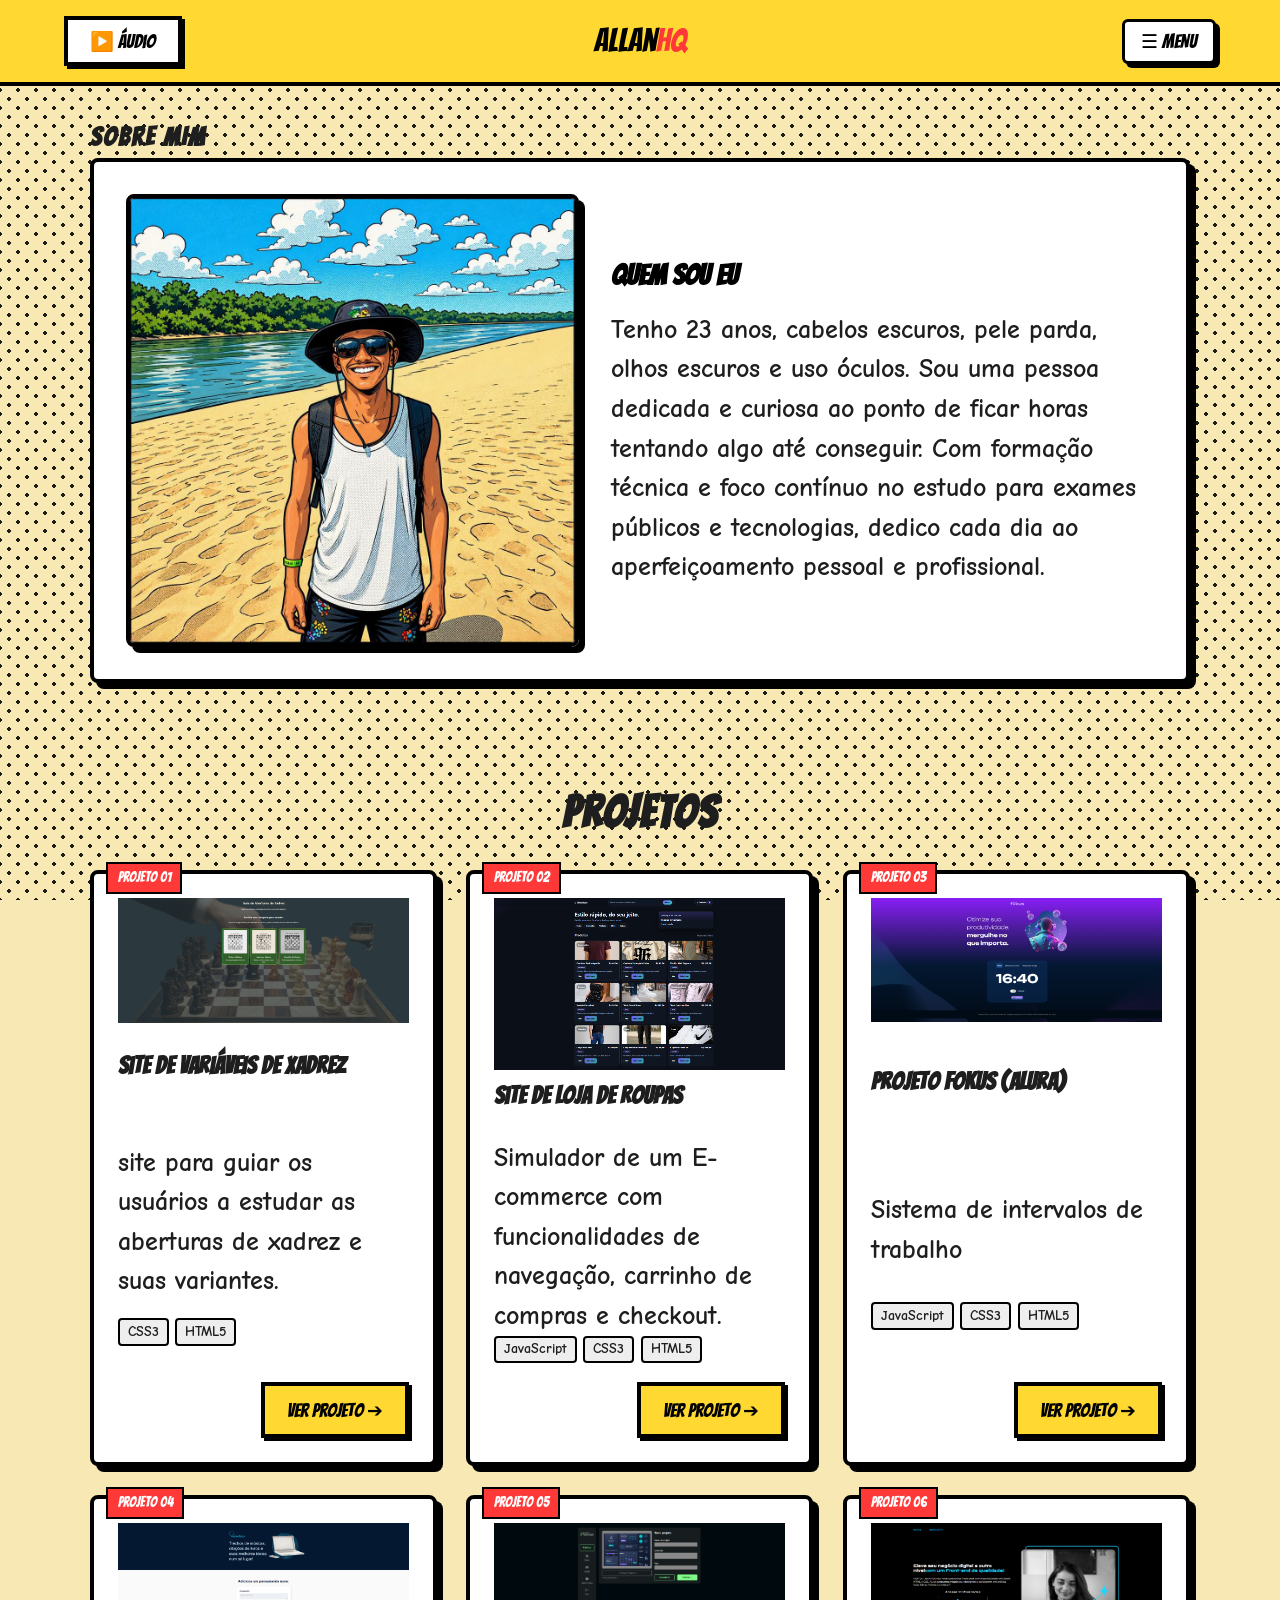
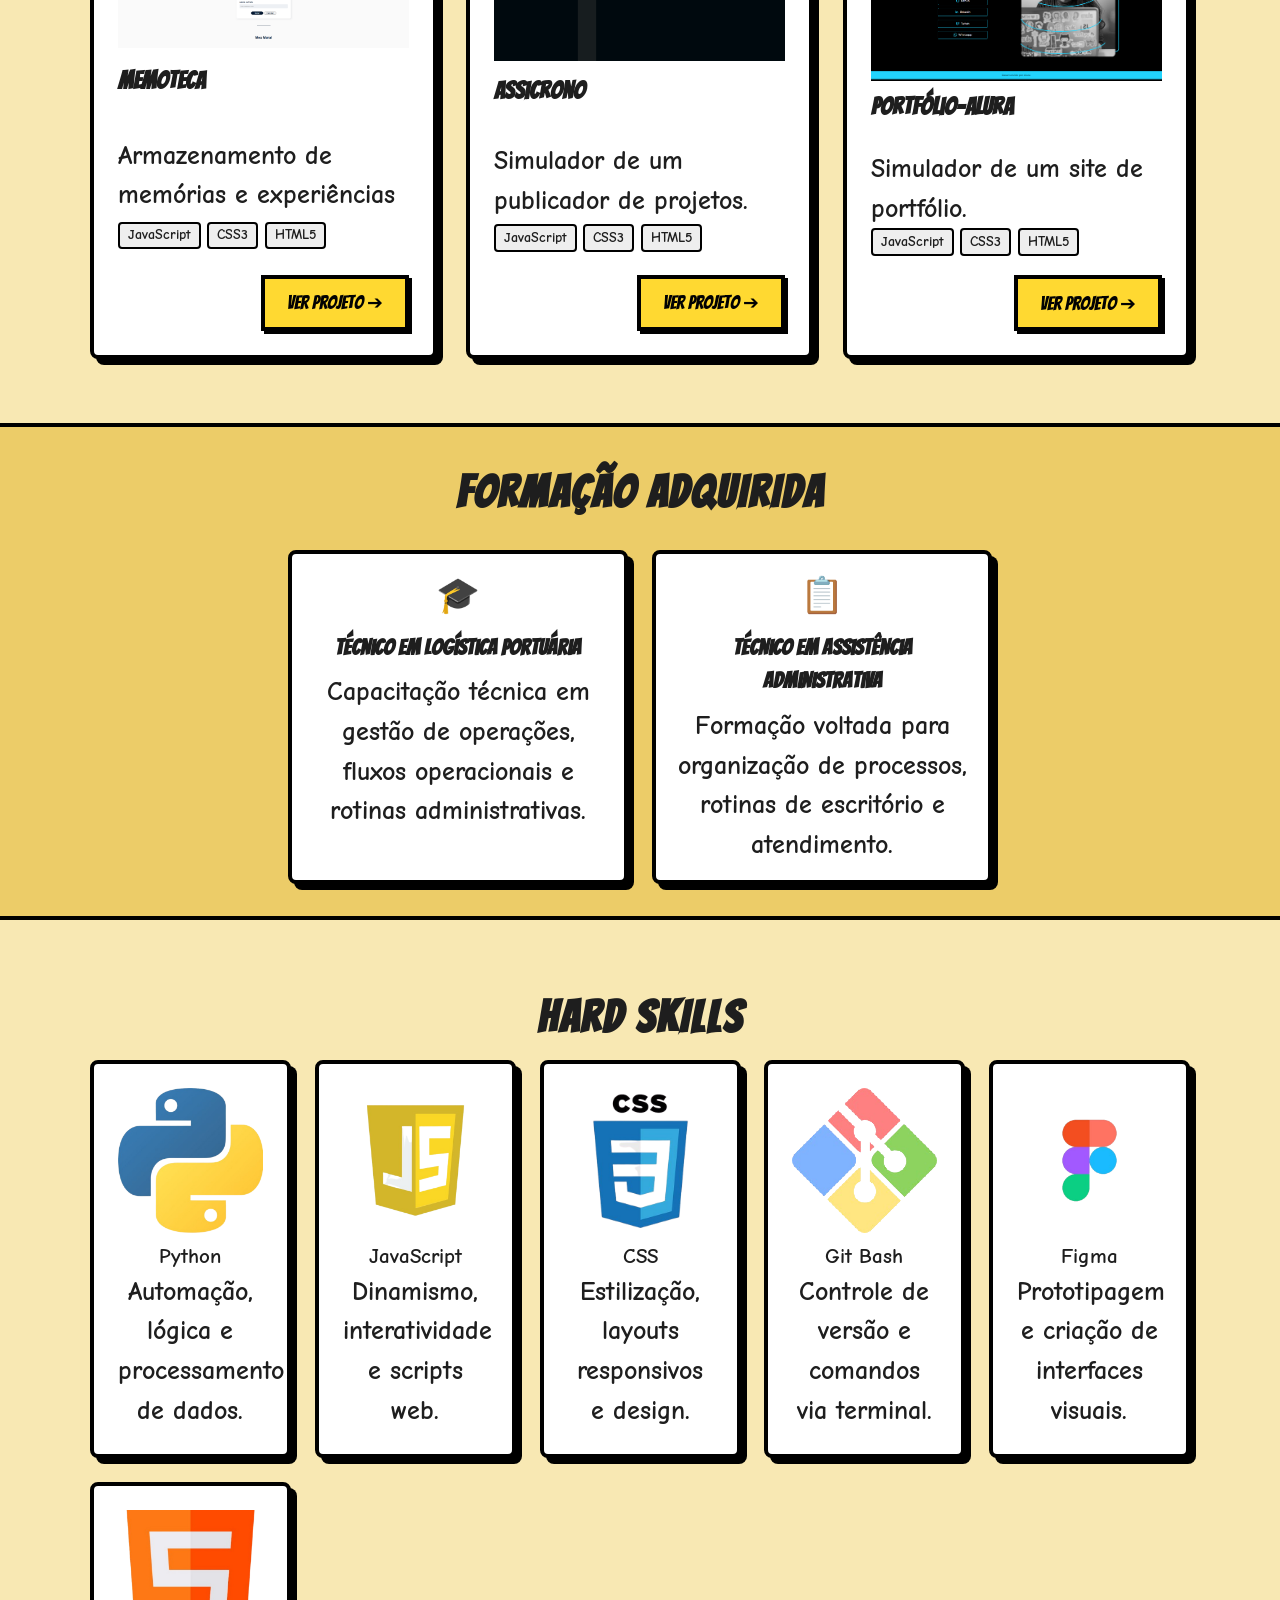
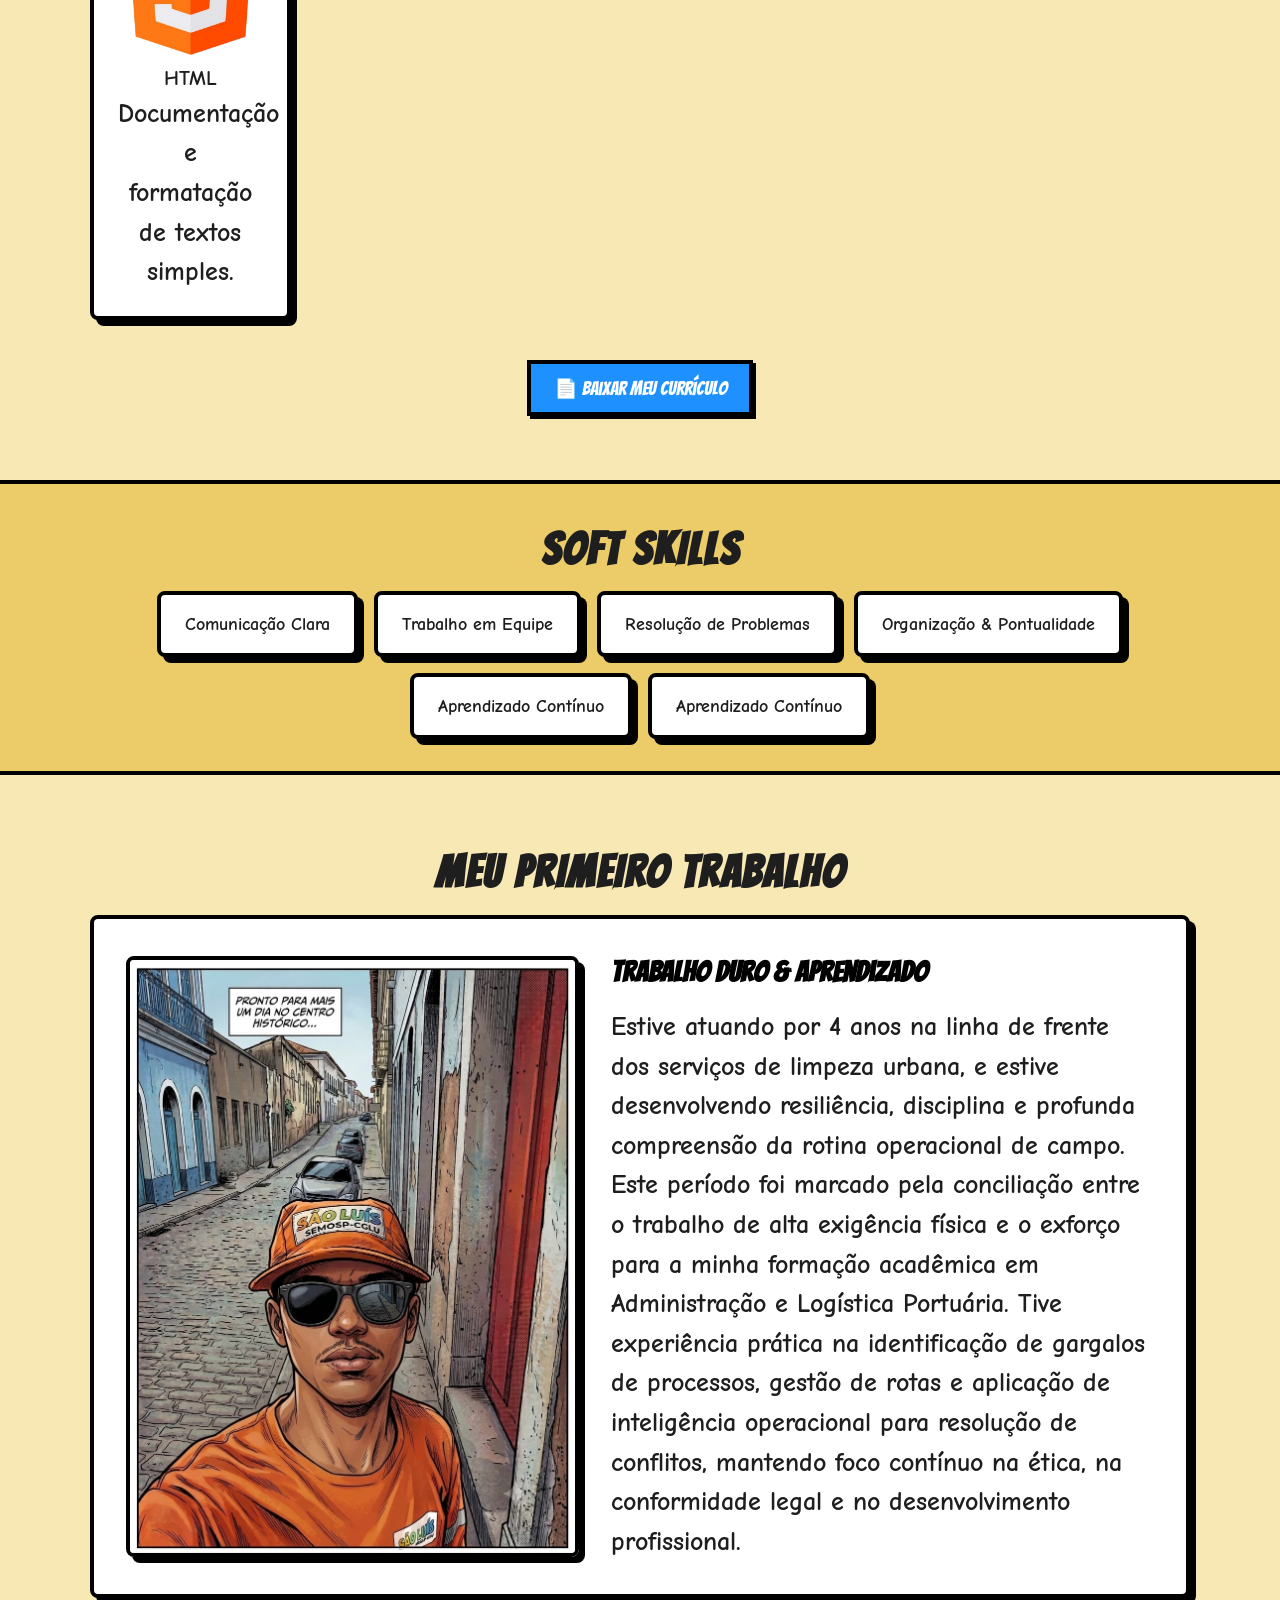
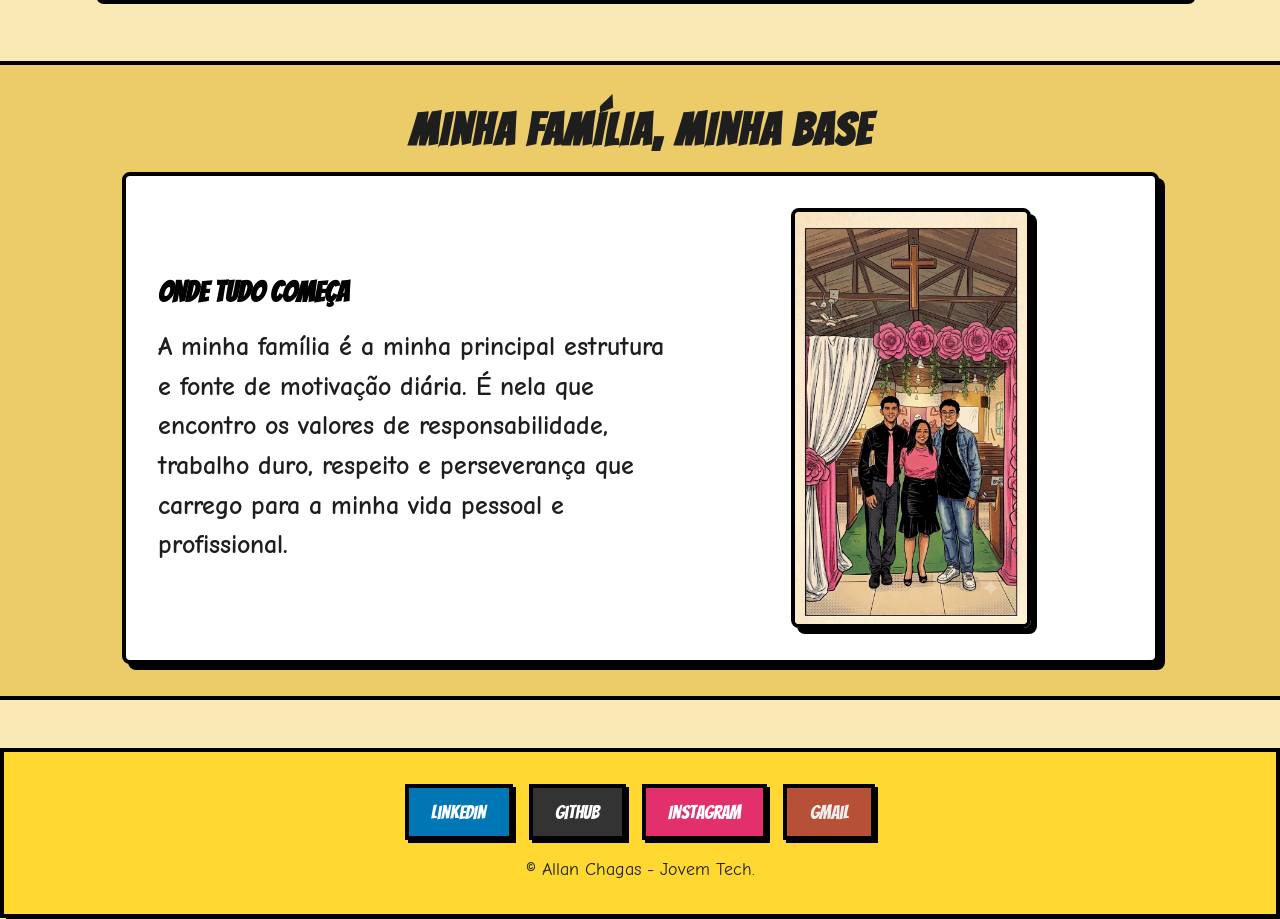
<file: sobre.html>
<!DOCTYPE html>
<html lang="pt-BR">
<head>
  <meta charset="UTF-8" />
  <meta name="viewport" content="width=device-width, initial-scale=1.0" />
  <title>Sobre Mim | HQ Allan Chagas</title>
  <link rel="stylesheet" href="./Style.css" />
  <link rel="preconnect" href="https://fonts.googleapis.com">
  <link rel="preconnect" href="https://fonts.gstatic.com" crossorigin>
  <link href="https://fonts.googleapis.com/css2?family=Bangers&family=Comic+Neue:wght@400;700&display=swap" rel="stylesheet">
  <link rel="icon" type="image/png" href="./Assets/Share Post free icons designed by Magnific.ico">
</head>
<body>

  <!-- Navegação -->
  <!-- Substitua o trecho do <header> em ambos os arquivos por este: -->
<header class="navbar">
  <div class="header-left">
    <button id="btn-music" class="btn-comic btn-music" onclick="toggleMusica()">▶️ Áudio</button>
    <audio id="musica-fundo" loop preload="auto">
      <source src="./sons/musicafundo.mp3" type="audio/mpeg">
    </audio>
  </div>

  <div class="logo">
      <a href="index.html">allan<span>hq</span></a>
  </div>

  <div class="header-right">

    <div class="menu-container">
      <button class="btn-comic menu-toggle" id="menu-toggle" aria-label="Abrir Menu">
        ☰ Menu
      </button>

      <nav class="nav-links dropdown-menu" id="nav-menu">
        <a href="index.html" data-i18n="inicio">Início</a>
        <a href="sobre.html#sobre" data-i18n="sobre">Sobre Mim</a>
        <a href="sobre.html#habilidades" data-i18n="habilidades">Habilidades</a>
        <a href="sobre.html#projetos" data-i18n="projetos">Projetos</a>
        <a href="sobre.html#soft-skills" data-i18n="softSkills">Soft Skills</a>
        <a href="sobre.html#formacao" data-i18n="formacao">Formação</a>
        <a href="sobre.html#primeiro-emprego" data-i18n="primeiroEmprego">Primeiro Trabalho</a>
        <a href="sobre.html#familia" data-i18n="familia">Família</a>
        
        <!-- Seleção de Idioma DENTRO do Menu -->
        <div class="lang-selector-menu">
          <span class="lang-title">Idioma:</span>
          <div class="lang-buttons">
            <button class="btn-lang active" data-lang="pt">PT</button>
            <button class="btn-lang" data-lang="en">EN</button>
            <button class="btn-lang" data-lang="fr">FR</button>
          </div>
        </div>
      </nav>
    </div>
  </div>
</header>

  <!-- Conteúdo em Quadrinhos -->
  <main class="container page-content">
    <!-- SEÇÃO 1: SOBRE MIM -->
    <section id="sobre" class="comic-section">
      <h1 class="page-title comic-heading" data-i18n="sobreMimTitulo">Sobre Mim</h1>
      <div class="comic-box content-with-image">
        <div class="image-box">
          <img src="./Assets/AllanAnimacao.jpg" alt="Minha foto" class="section-image">
        </div>
        <div class="text-box">
          <h2 data-i18n="cap1Titulo">Quem Sou Eu</h2>
          <h1 data-i18n="cap1Texto">Tenho 23 anos, cabelos escuros, pele parda,
          olhos escuros e uso óculos. Sou uma pessoa dedicada e curiosa ao ponto de ficar horas tentando algo até conseguir.
          Com formação técnica e foco contínuo emtecnologias. Dedico cada dia ao aperfeiçoamento pessoal e profissional.</h1>
        </div>
      </div>
    </section>

    <!-- SEÇÃO DE PROJETOS (MISSÕES CUMPRIDAS) -->
<section id="projetos" class="comic-section">
  <h2 class="section-title comic-heading" data-i18n="projetosTitulo">Projetos</h2>

  <div class="projects-grid">
    <!-- Card de Projeto 1 -->
    <article class="project-card comic-box">
      <div class="project-badge">Projeto 01</div>
      <img src="./Assets/sitexadrez.png" alt="Site de variáveis de xadrez" class="project-image">
      <h3 class="project-title">Site de variáveis de xadrez</h3>
      <h2 class="project-text"><h2>site para guiar os usuários a estudar as aberturas de xadrez e suas variantes. </h2>
      <div class="project-techs">
        <span class="tech-tag">CSS3</span>
        <span class="tech-tag">HTML5</span>
      </div>
      <div class="project-links">
        <a href="https://allanchagas7.github.io/Site-xadrez/" target="_blank" class="btn-comic btn-yellow">Ver Projeto ➔</a>
      </div>
    </article>

    <!-- Card de Projeto 2 -->
    <article class="project-card comic-box">
      <div class="project-badge">Projeto 02</div>
      <img src="./Assets/2026-09-16 (4).png" alt="Site de Loja de Roupas" class="project-image">
      <h3 class="project-title">Site de Loja de Roupas</h3>
      <h2 class="project-text"><h2>Simulador de um E-commerce com funcionalidades de navegação, carrinho de compras e checkout.</h2>
      <div class="project-techs">
        <span class="tech-tag">JavaScript</span>
        <span class="tech-tag">CSS3</span>
        <span class="tech-tag">HTML5</span>
      </div>
      <div class="project-links">
        <a href="https://allanchagas7.github.io/Loja-de-roupas/" target="_blank" class="btn-comic btn-yellow">Ver Projeto ➔</a>
      </div>
    </article>

    <article class="project-card comic-box">
      <div class="project-badge">Projeto 03</div>
      <img src="./Assets/Fokus.PNG" alt="Projeto Fokus" class="project-image">
      <h3 class="project-title">Projeto Fokus (Alura)</h3>
      <h2 class="project-text"><h2>Sistema de intervalos de trabalho</h2>
      <div class="project-techs">
        <span class="tech-tag">JavaScript</span>
        <span class="tech-tag">CSS3</span>
        <span class="tech-tag">HTML5</span>
      </div>
      <div class="project-links">
        <a href="https://allanchagas7.github.io/projetofokus/" target="_blank" class="btn-comic btn-yellow">Ver Projeto ➔</a>
      </div>
    </article>
    
    <article class="project-card comic-box">
      <div class="project-badge">Projeto 04</div>
      <img src="./Assets/Memoteca.PNG" alt="Memoteca" class="project-image">
      <h3 class="project-title">Memoteca</h3>
      <h2 class="project-text"><h2>Armazenamento de memórias e experiências</h2>
      <div class="project-techs">
        <span class="tech-tag">JavaScript</span>
        <span class="tech-tag">CSS3</span>
        <span class="tech-tag">HTML5</span>
      </div>
      <div class="project-links">
        <a href="https://allanchagas7.github.io/projeto-memoteca/" target="_blank" class="btn-comic btn-yellow">Ver Projeto ➔</a>
      </div>
    </article>
    <article class="project-card comic-box">
      <div class="project-badge">Projeto 05</div>
      <img src="./Assets/Assincrono.png" alt="Assicrono" class="project-image">
      <h3 class="project-title">Assicrono</h3>
      <h2 class="project-text"><h2>Simulador de um publicador de projetos.</h2>
      <div class="project-techs">
        <span class="tech-tag">JavaScript</span>
        <span class="tech-tag">CSS3</span>
        <span class="tech-tag">HTML5</span>
      </div>
      <div class="project-links">
        <a href=" https://allanchagas7.github.io/assincrono/" target="_blank" class="btn-comic btn-yellow">Ver Projeto ➔</a>
      </div>
    </article>
    
    
    <article class="project-card comic-box">
      <div class="project-badge">Projeto 06</div>
      <img src="./Assets/alura1.png" alt="Portfólio-Alura" class="project-image">
      <h3 class="project-title">Portfólio-Alura</h3>
      <h2 class="project-text"><h2>Simulador de um site de portfólio.</h2>
      <div class="project-techs">
        <span class="tech-tag">JavaScript</span>
        <span class="tech-tag">CSS3</span>
        <span class="tech-tag">HTML5</span>
      </div>
      <div class="project-links">
        <a href="https://allanchagas7.github.io/Portf-lio-Alura/" target="_blank" class="btn-comic btn-yellow">Ver Projeto ➔</a>
      </div>
    </article>
  </div>
</section>

<!-- SEÇÃO DE FORMAÇÃO E CERTIFICADOS -->
<section id="formacao" class="comic-section bg-comic-alt">
  <h2 class="section-title comic-heading" data-i18n="formacaoTitulo">Formação Adquirida</h2>
  
  <div class="education-grid">
    <div class="education-card comic-box">
      <span class="edu-icon">🎓</span>
      <h3>Técnico em Logística Portuária</h3>
      <h2>Capacitação técnica em gestão de operações, fluxos operacionais e rotinas administrativas.</h2>
    </div>
    <div class="education-card comic-box">
      <span class="edu-icon">📋</span>
      <h3>Técnico em Assistência Administrativa</h3>
      <h2>Formação voltada para organização de processos, rotinas de escritório e atendimento.</h2>
    </div>
  </div>
</section>


<!-- SEÇÃO 2: HABILIDADES -->
<section id="habilidades" class="comic-section">
  <h2 class="section-title comic-heading" data-i18n="habilidadesTitulo">Hard Skills</h2>
  
  <div class="skills-grid">
    <div class="skill-card comic-box" data-color="#268fbe" onclick="activateSkill(this)">
      <div class="skill-icon"><img src="./Assets/transferir__1_-removebg-preview.png" alt="Python"></div>
      <h3>Python</h3>
      <h2>Automação, lógica e processamento de dados.</h2>
    </div>
    <div class="skill-card comic-box" data-color="#eee964" onclick="activateSkill(this)">
          <div class="skill-icon"><img src="./Assets/JavaScript.png" alt="JavaScript"></div>
          <h3>JavaScript</h3>
          <h2>Dinamismo, interatividade e scripts web.</h2>
        </div>
        <div class="skill-card comic-box" data-color="#70a1ff" onclick="activateSkill(this)">
          <div class="skill-icon"><img src="./Assets/css-removebg-preview.png" alt="CSS"></div>
          <h3>CSS</h3>
          <h2>Estilização, layouts responsivos e design.</h2>
        </div>
        <div class="skill-card comic-box" data-color="#2ed573" onclick="activateSkill(this)">
          <div class="skill-icon"><img src="./Assets/gitbash-removebg-preview.png" alt="Git Bash"></div>
          <h3>Git Bash</h3>
          <h2>Controle de versão e comandos via terminal.</h2>
        </div>
        <div class="skill-card comic-box" data-color="#a55eea" onclick="activateSkill(this)">
          <div class="skill-icon"><img src="./Assets/x4y_Companies-removebg-preview.png" alt="Figma"></div>
          <h3>Figma</h3>
          <h2>Prototipagem e criação de interfaces visuais.</h2>
        </div>
        <div class="skill-card comic-box" data-color="#ffa502" onclick="activateSkill(this)">
          <div class="skill-icon"><img src="./Assets/transferir__2_-removebg-preview.png" alt="HTML"></div>
          <h3>HTML</h3>
          <h2>Documentação e formatação de textos simples.</h2>
        </div>
      </div>
      
      <div class="cv-download-box">
        <a href="./Currículo jovem aprendiz primeiro emprego simples preto e branco_20260915_103222_0000.pdf" download class="btn-comic btn-blue" data-i18n="baixarCV">📄 Baixar Meu Currículo</a>
      </div>
    </section>
    
    <!-- SEÇÃO 3: SOFT SKILLS -->
    <section id="soft-skills" class="comic-section bg-comic-alt">
      <h2 class="section-title comic-heading" data-i18n="softSkillsTitulo">Soft Skills</h2>
      <div class="soft-skills-grid">
        <div class="soft-skill-item comic-box" data-i18n="comunicacao">Comunicação Clara</div>
        <div class="soft-skill-item comic-box" data-i18n="trabalhoEquipe">Trabalho em Equipe</div>
        <div class="soft-skill-item comic-box" data-i18n="resolucaoProblemas">Resolução de Problemas</div>
        <div class="soft-skill-item comic-box" data-i18n="pontualidade">Organização & Pontualidade</div>
        <div class="soft-skill-item comic-box" data-i18n="curiosidade">Aprendizado Contínuo</div>
         <div class="soft-skill-item comic-box" data-i18n="curiosidade">Adaptabilidade</div>
      </div>
    </section>
    
    <!-- SEÇÃO 4: PRIMEIRO EMPREGO -->
    <section id="primeiro-emprego" class="comic-section">
      <h2 class="section-title comic-heading" data-i18n="primeiroEmpregoTitulo">Meu Primeiro Trabalho</h2>
      <div class="comic-box content-with-image">
        <div class="image-box">
          <img src="Assets/allangari.jpg" alt="Meu primeiro trabalho" class="section-image">
        </div>
        <div class="text-box">
          <h3 data-i18n="primeiroEmpregoSub">Trabalho Duro & Aprendizado</h3>
          <h1 data-i18n="primeiroEmpregoTexto">Estive atuando por 4 anos na linha de frente dos serviços de limpeza urbana,  e estive desenvolvendo resiliência, disciplina e profunda compreensão da rotina operacional de campo. Este período foi marcado pela conciliação entre o trabalho de alta exigência física e o exforço para a minha formação acadêmica em Administração e Logística Portuária.
          Tive experiência prática na identificação de gargalos de processos, gestão de rotas e aplicação de inteligência operacional para resolução de conflitos, mantendo foco contínuo na ética, na conformidade legal e no desenvolvimento profissional.</h1>
        </div>
      </div>
    </section>
    
    <!-- SEÇÃO 5: FAMÍLIA -->
    <section id="familia" class="comic-section bg-comic-alt">
      <h2 class="section-title comic-heading" data-i18n="familiaTitulo">Minha Família, Minha Base</h2>
      <div class="comic-box content-with-image">
        <div class="text-box">
          <h3 data-i18n="familiaSub">Onde Tudo Começa</h3>
          <h1 data-i18n="familiaTexto">A minha família é a minha principal estrutura e fonte de motivação diária. É nela que encontro os valores de responsabilidade, trabalho duro, respeito e perseverança que carrego para a minha vida pessoal e profissional.</h1>
        </div>
        <div class="image-box">
          <img src="Assets/familia.jpg" alt="Minha família" class="section-image">
        </div>
      </div>
    </section>
  </main>

  <footer class="footer comic-box">
    <div class="social-links">
      <a href="https://linkedin.com/in/allanchagasbatista/" target="_blank" class="btn-comic btn-social btn-linkedin">LinkedIn</a>
      <a href="https://github.com/AllanChagas7/" target="_blank" class="btn-comic btn-social btn-github">GitHub</a>
      <a href="https://instagram.com/allan_chagas_/" target="_blank" class="btn-comic btn-social btn-instagram">Instagram</a>
      <a href="mailto:arnaldofinho12345@gmail.com" target="_blank" class="btn-comic btn-socisl btn-gmail">Gmail</a>
      </div>
    <p> © Allan Chagas - Jovem Tech. </p>
  </footer>

  <script defer src="./script.js"></script>
</body>
</html>
</file>
<file: Style.css>
/* Reset & Tema Quadrinhos (Comic Book Theme) */
:root {
  --comic-yellow: #ffd931;
  --comic-red: #ff3838;
  --comic-blue: #1e90ff;
  --comic-bg: #f8e8b3;
  --comic-dark: #1e1e1e;
  --comic-border: 4px solid #000;
  --comic-shadow: 6px 6px 0px #000;
  --comic-shadow-sm: 3px 3px 0px #000000;
  --font-title: 'Bangers', cursive;
  --font-body: 'Comic Neue', cursive, sans-serif;
}

* {
  margin: 0;
  padding: 0;
  box-sizing: border-box;
}

body {
  font-family: var(--font-body);
  background-color: var(--comic-bg);
  color: var(--comic-dark);
  font-size: 1.1rem;
  line-height: 1.5;
  animation: page-enter 0.7s ease both;

  /* --- Textura de retícula/Halftone de Quadrinho --- */

  background-image:
  radial-gradient(rgba(0, 0, 0, 0.88) 15%, transparent 16%),
  radial-gradient(rgba(0, 0, 0, 0.88) 15%, transparent 16%);
  background-size: 18px 18px;
  background-position: 0 0, 9px 9px;
  background-attachment: fixed; /* Mantém os pontos parados enquanto você rola a página */
}

.container {
  width: 90%;
  max-width: 1100px;
  margin: 0 auto;
}

/* Estilo HQ de Caixas e Botões */
.comic-box {
  background: #fff;
  border: var(--comic-border);
  box-shadow: var(--comic-shadow);
  border-radius: 8px;
  animation: comic-enter 0.7s ease both;
}

.comic-heading {
  font-family: var(--font-title);
  letter-spacing: 2px;
  text-transform: uppercase;
}

.btn-comic {
  font-family: var(--font-title);
  font-size: 1.2rem;
  padding: 0.6rem 1.4rem;
  border: var(--comic-border);
  box-shadow: var(--comic-shadow-sm);
  background: #fff;
  cursor: pointer;
  text-decoration: none;
  display: inline-block;
  color: #020202;
  transition: all 0.1s ease-in-out;
}

.btn-comic:hover {
  transform: translate(-2px, -2px);
  box-shadow: 5px 5px 0px #000;
  animation: button-wiggle 0.35s ease-in-out;
}

.btn-comic:active {
  transform: translate(2px, 2px);
  box-shadow: 1px 1px 0px #000;
}

.btn-yellow { background: var(--comic-yellow); }
.btn-blue { background: var(--comic-blue); color: #fff; }

/* Header & Navegação */
.navbar {
  display: flex;
  justify-content: space-between;
  align-items: center;
  padding: 1rem 5%;
  background: var(--comic-yellow);
  border-bottom: var(--comic-border);
  position: sticky;
  top: 0;
  z-index: 1000;
  animation: slide-down 0.6s ease both;
}

.header-left {
  display: flex;
  align-items: center;
  gap: 1rem;
}

.header-right {
  display: flex;
  align-items: center;
  gap: 1.5rem;
  margin-left: auto; /* Garante que o bloco fique encostado à direita */
}

.logo {
  position: absolute;
  left: 50%;
  transform: translateX(-50%);
}

.logo a {
  font-family: var(--font-title);
  font-size: 2rem;
  color: #000;
  text-decoration: none;
}

.logo span {
  color: var(--comic-red);
}

/* ===================================================
   MENU DROPDOWN RETRÁTIL (Estilo HQ)
   =================================================== */
.menu-container {
  position: relative;
  display: inline-block;
  z-index: 1000;
}

/* Botão Menu Estilizado */
.menu-toggle {
  display: inline-flex !important;
  align-items: center;
  justify-content: center;
  gap: 6px;
  background-color: #ffffff;
  color: #000000;
  border: 3px solid #000000;
  box-shadow: 4px 4px 0px #000000;
  padding: 8px 16px;
  font-family: var(--font-title);
  font-size: 1.2rem;
  cursor: pointer;
  border-radius: 6px;
  transition: transform 0.1s, box-shadow 0.1s;
}

.menu-toggle:hover {
  background-color: #fff8d6;
  transform: translate(-2px, -2px);
  box-shadow: 6px 6px 0px #000000;
}

.menu-toggle:active {
  transform: translate(2px, 2px);
  box-shadow: 2px 2px 0px #000000;
}

/* Oculta as opções por padrão */
.nav-links.dropdown-menu {
  display: none;
  position: absolute;
  top: 115%;
  right: 0; /* Alinha a caixa do menu retrátil pelo lado direito */
  background-color: #ffffff;
  border: 3px solid #000000;
  box-shadow: 5px 5px 0px #000000;
  border-radius: 8px;
  min-width: 220px;
  flex-direction: column;
  padding: 8px 0;
  z-index: 1001;
}

/* Exibe as opções quando aberto via JS */
.nav-links.dropdown-menu.open,
.nav-links.dropdown-menu.active {
  display: flex !important;
}

.nav-links.dropdown-menu a {
  padding: 10px 18px;
  color: #000000;
  text-decoration: none;
  font-family: var(--font-title);
  font-size: 1.1rem;
  border-bottom: 2px solid #f0f0f0;
  transition: background-color 0.2s;
  display: block;
}

.nav-links.dropdown-menu a:last-child {
  border-bottom: none;
}

.nav-links.dropdown-menu a:hover {
  background-color: var(--comic-yellow);
}

.btn-back {
  display: inline-flex;
  align-items: center;
  gap: 4px;
  background-color: #ffffff;
  color: #000;
  border: 3px solid #000;
  box-shadow: 4px 4px 0px #000;
  padding: 8px 14px;
  font-family: var(--font-title);
  font-size: 1.1rem;
  cursor: pointer;
  border-radius: 6px;
  transition: transform 0.1s, box-shadow 0.1s;
}

.btn-back:hover {
  background-color: #ffeaa7;
  transform: translate(-2px, -2px);
  box-shadow: 6px 6px 0px #000;
}

.btn-back:active {
  transform: translate(2px, 2px);
  box-shadow: 2px 2px 0px #000;
}

/* Idiomas */
.header-actions {
  display: flex;
  align-items: center;
  gap: 0.5rem;
}

.btn-lang {
  font-family: var(--font-title);
  background: #fff;
  border: 2px solid #000;
  padding: 0.2rem 0.6rem;
  cursor: pointer;
  font-size: 1rem;
}

.btn-lang.active {
  background: var(--comic-red);
  color: #fff;
}

/* Hero Section */
.hero {
  margin: 3rem auto;
  padding: 4rem 2rem;
  text-align: center;
  max-width: 800px;
  background: #fff;
  animation-delay: 0.15s;
}

.comic-badge {
  display: inline-block;
  background: var(--comic-red);
  color: #fff;
  font-family: var(--font-title);
  padding: 0.3rem 1rem;
  border: 2px solid #000;
  font-size: 1.2rem;
  margin-bottom: 1rem;
  animation: badge-pop 0.6s 0.35s ease both;
}

.comic-title {
  font-size: 3.5rem;
  color: #000;
  margin-bottom: 0.5rem;
}

.comic-subtitle {
  font-size: 1.8rem;
  font-weight: bold;
  margin-bottom: 2rem;
}

/* Seções */
.section {
  padding: 3rem 0;
}

.comic-section {
  padding: 2rem 0;
  margin-bottom: 2rem;
}

.comic-section > * {
  animation: comic-enter 0.7s ease both;
}

.comic-section > *:nth-child(2) {
  animation-delay: 0.12s;
}

.comic-section > *:nth-child(3) {
  animation-delay: 0.24s;
}

.bg-comic-alt {
  width: 100vw;
  margin-left: 50%;
  transform: translateX(-50%);
  padding-right: 5vw;
  padding-left: 5vw;
  background: #eccc68;
  border-top: var(--comic-border);
  border-bottom: var(--comic-border);
}

.section-title {
  font-size: 2.8rem;
  text-align: center;
  margin-bottom: 0.5rem;
}

.section-desc {
  text-align: center;
  font-weight: bold;
  margin-bottom: 2rem;
}

/* Conteúdo com Imagem - Layout Lado a Lado */
.content-with-image {
  display: flex;
  gap: 2rem;
  align-items: stretch;
  padding: 2rem;
}

.image-box {
  flex: 1;
  display: flex;
  flex-direction: column;
  align-items: center;
  justify-content: center;
  min-width: 250px;
}

.section-image {
  width: 100%;
  max-width: 300px;
  height: auto;
  object-fit: cover;
  border: var(--comic-border);
  box-shadow: var(--comic-shadow);
  border-radius: 8px;
}

#familia .section-image {
  width: auto;
  max-height: 420px;
  object-fit: contain;
}

#familia .content-with-image {
  width: 90%;
  max-width: 1100px;
  margin-right: auto;
  margin-left: auto;
}

.image-caption {
  margin-top: 0.8rem;
  font-family: var(--font-title);
  font-size: 0.9rem;
  text-align: center;
  color: #666;
}

.text-box {
  flex: 1.2;
  display: flex;
  flex-direction: column;
  justify-content: center;
}

.text-box h2,
.text-box h3 {
  font-family: var(--font-title);
  font-size: 1.8rem;
  margin-bottom: 0.8rem;
  color: #000000;
}

.text-box p {
  line-height: 1.8;
  font-size: 1.05rem;
}

/* Skills Grid */
.skills-grid {
  display: grid;
  grid-template-columns: repeat(auto-fit, minmax(200px, 1fr));
  gap: 1.5rem;
}

.skill-card {
  padding: 1.5rem;
  text-align: center;
  cursor: pointer;
  transition: var(--transition, all 0.2s);
}

.skill-card:hover,
.project-card:hover,
.education-card:hover,
.soft-skill-item:hover {
  transform: translateY(-7px) rotate(-1deg);
  box-shadow: 9px 9px 0 #000;
}

.skill-card.active-skill {
  border-color: #000;
  transform: translateY(-5px);
}

.skill-icon {
  font-size: 2.5rem;
  margin-bottom: 0.5rem;
}

.cv-download-box {
  text-align: center;
  margin-top: 2.5rem;
}

/* Soft Skills Grid */
.soft-skills-grid {
  display: flex;
  flex-wrap: wrap;
  gap: 1rem;
  justify-content: center;
}

.soft-skill-item {
  padding: 1rem 1.5rem;
  font-weight: bold;
  background: #fff;
}

/* Balão de Fala (Speech Bubble) */
.comic-speech-bubble {
  position: relative;
  padding: 2rem;
  max-width: 800px;
  margin: 0 auto;
  background: #fff;
}

.yellow-bubble {
  background: var(--comic-yellow);
}

.comic-speech-bubble h3 {
  font-family: var(--font-title);
  font-size: 1.8rem;
  margin-bottom: 0.5rem;
}

/* Galeria & Carrossel */
.carousel-section {
  margin: 3rem 0;
}

.carousel-container {
  display: flex;
  align-items: center;
  gap: 1rem;
}

.gallery-grid {
  display: flex;
  overflow-x: hidden;
  scroll-behavior: smooth;
  width: 100%;
  gap: 1rem;
}

.gallery-card {
  min-width: 100%;
  height: 250px;
  display: flex;
  align-items: center;
  justify-content: center;
  background: #fff;
}

.image-placeholder {
  font-family: var(--font-title);
  font-size: 2rem;
}

.carousel-indicators {
  display: flex;
  justify-content: center;
  gap: 0.5rem;
  margin-top: 1rem;
}

.indicator {
  width: 15px;
  height: 15px;
  border: 2px solid #000;
  background: #fff;
  cursor: pointer;
}

.indicator.active {
  background: var(--comic-red);
}

/* Rodapé */
.footer {
  text-align: center;
  padding: 2rem;
  margin-top: 3rem;
  background: var(--comic-yellow);
  border-top: var(--comic-border);
  border-radius: 0;
}

.social-links {
  display: flex;
  align-items: center;
  justify-content: center;
  flex-wrap: wrap;
  gap: 1rem;
  margin-bottom: 1rem;
}

.btn-social {
  color: #fff;
  text-align: center;
}

.btn-linkedin { background: #0077b5; }
.btn-github { background: #333; }
.btn-instagram { background: #e1306c; }
.btn-gmail { background: #b65037;}
.btn-gmail{
  color: #eee;
}
/* Responsividade Corrigida */
@media (max-width: 768px) {
  .header-right {
    gap: 0.8rem;
  }

  .comic-title { font-size: 2.5rem; }

  .content-with-image {
    flex-direction: column;
    gap: 1.5rem;
  }

  .image-box {
    width: 100%;
    max-width: 100%;
  }

  .section-image {
    max-width: 250px;
  }
}

/* Divisória e Idioma dentro do Dropdown */
.lang-selector-menu {
  padding: 10px 18px;
  border-top: 2px solid #000;
  margin-top: 5px;
  display: flex;
  flex-direction: column;
  gap: 6px;
  background-color: #f9f9f9;
}

.lang-title {
  font-family: var(--font-title);
  font-size: 1rem;
  color: #000;
}

.lang-buttons {
  display: flex;
  gap: 8px;
}

.lang-buttons .btn-lang {
  flex: 1;
  font-family: var(--font-title);
  background: #fff;
  border: 2px solid #000;
  padding: 4px 8px;
  cursor: pointer;
  font-size: 0.9rem;
  box-shadow: 2px 2px 0px #000;
  transition: all 0.1s;
}

.lang-buttons .btn-lang.active {
  background: var(--comic-red);
  color: #fff;
}
/* ===================================================
   SEÇÃO DE PROJETOS (CARDS DE HQ)
   =================================================== */
.projects-grid {
  display: grid;
  grid-template-columns: repeat(auto-fit, minmax(280px, 1fr));
  gap: 1.8rem;
  margin-top: 1.5rem;
}

.project-card {
  padding: 1.5rem;
  display: flex;
  flex-direction: column;
  justify-content: space-between;
  position: relative;
}

.project-badge {
  position: absolute;
  top: -12px;
  left: 12px;
  background: var(--comic-red);
  color: #fff;
  font-family: var(--font-title);
  padding: 0.2rem 0.6rem;
  border: 2px solid #000;
  font-size: 0.9rem;
}

.project-title {
  font-family: var(--font-title);
  font-size: 1.5rem;
  margin-top: 0.5rem;
  margin-bottom: 0.5rem;
}

.project-text {
  font-size: 1rem;
  line-height: 1.4;
  margin-bottom: 1rem;
}

.project-techs {
  display: flex;
  flex-wrap: wrap;
  gap: 0.4rem;
  margin-bottom: 1.2rem;
}

.tech-tag {
  background: #eee;
  border: 2px solid #000;
  padding: 0.1rem 0.5rem;
  font-size: 0.85rem;
  font-weight: bold;
  border-radius: 4px;
}

.project-links {
  text-align: right;
}

/* ===================================================
   SEÇÃO DE FORMAÇÃO
   =================================================== */
.education-grid {
  display: grid;
  grid-template-columns: repeat(2, minmax(220px, 340px));
  gap: 1.5rem;
  justify-content: center;
  margin: 1.5rem auto 0;
}

.education-card {
  padding: 1rem;
  text-align: center;
}

.edu-icon {
  font-size: 2.2rem;
  display: block;
  margin-bottom: 0.5rem;
}

.education-card h3 {
  font-family: var(--font-title);
  font-size: 1.4rem;
  margin-bottom: 0.5rem;
}

.education-card p {
  font-size: 0.95rem;
  line-height: 1.35;
}

@keyframes page-enter {
  from { opacity: 0; }
  to { opacity: 1; }
}

@keyframes comic-enter {
  from {
    opacity: 0;
    transform: translateY(18px) scale(0.98);
  }
  to {
    opacity: 1;
    transform: translateY(0) scale(1);
  }
}

@keyframes slide-down {
  from { transform: translateY(-100%); }
  to { transform: translateY(0); }
}

@keyframes badge-pop {
  0% { opacity: 0; transform: scale(0.7) rotate(-6deg); }
  80% { transform: scale(1.08) rotate(2deg); }
  100% { opacity: 1; transform: scale(1) rotate(0); }
}

@keyframes button-wiggle {
  0%, 100% { transform: translate(-2px, -2px) rotate(0); }
  50% { transform: translate(-2px, -2px) rotate(-2deg); }
}

@media (prefers-reduced-motion: reduce) {
  *,
  *::before,
  *::after {
    animation-duration: 0.01ms !important;
    animation-iteration-count: 1 !important;
    scroll-behavior: auto !important;
    transition-duration: 0.01ms !important;
  }
}

/* ===================================================
   FORMULÁRIO DE CONTATO HQ
   =================================================== */
.contact-box {
  max-width: 600px;
  margin: 0 auto;
  padding: 2rem;
}

.contact-form {
  display: flex;
  flex-direction: column;
  gap: 1.2rem;
}

.form-group {
  display: flex;
  flex-direction: column;
  gap: 0.4rem;
  text-align: left;
}

.form-group label {
  font-family: var(--font-title);
  font-size: 1.1rem;
}

.form-group input,
.form-group textarea {
  padding: 0.8rem;
  border: 3px solid #000;
  border-radius: 6px;
  font-family: var(--font-body);
  font-size: 1rem;
  background-color: #fff;
}

.form-group input:focus,
.form-group textarea:focus {
  outline: none;
  background-color: #fffde6;
}
/* ===================================================
   RESPONSIVIDADE E TRATAMENTO DE IMAGENS
   =================================================== */

/* Regra Global para Imagens Responsivas */
img, 
.section-image, 
.gallery-card img {
  max-width: 100%;    /* A imagem nunca ultrapassa a largura do container */
  height: auto;        /* Mantém a proporção sem distorcer */
  display: block;      /* Elimina espaços em branco indesejados abaixo da imagem */
  object-fit: cover;   /* Garante bom preenchimento quando houver altura fixa */
}

/* Ajustes para Telas Menores (Celulares e Tablets até 768px) */
@media (max-width: 768px) {
  /* Ajuste de espaçamento e tamanho de fonte geral */
  body {
    font-size: 1rem;
  }

  .container {
    width: 95%; /* Aproveita melhor o espaço da tela do celular */
  }

  .bg-comic-alt {
    padding-right: 2.5vw;
    padding-left: 2.5vw;
  }

  .comic-title {
    font-size: 2.2rem;
  }

  /* Ajuste de seções lado a lado com imagem para ficarem empilhadas */
  .content-with-image {
    flex-direction: column;
    padding: 1rem;
    gap: 1.2rem;
  }

  .image-box {
    width: 100%;
  }

  .section-image {
    max-width: 100%; /* Permite que a imagem ocupe a largura disponível */
    margin: 0 auto;
  }

  #familia .section-image {
    max-height: 360px;
    width: auto;
  }

  #familia .content-with-image {
    width: 95%;
  }

  /* Grids de Projetos e Formação em 1 coluna no celular */
  .projects-grid,
  .education-grid,
  .skills-grid {
    grid-template-columns: 1fr;
  }

  /* Formulario de Contato */
  .contact-box {
    padding: 1.2rem;
  }
}

@media (max-width: 600px) {
  .navbar {
    flex-wrap: wrap;
    gap: 0.75rem;
    min-height: 0;
  }

  .logo {
    position: static;
    order: 1;
    flex: 0 0 100%;
    min-width: 0;
    width: auto;
    transform: none;
    text-align: center;
  }

  .header-left,
  .header-right {
    order: 2;
    gap: 0.5rem;
    flex: 1 1 0;
    width: auto;
  }

  .header-left {
    justify-content: flex-start;
  }

  .header-right {
    width: 100%;
    justify-content: flex-end;
  }

  .btn-music,
  .btn-back,
  .menu-toggle {
    padding: 0.45rem 0.7rem;
    font-size: 1rem;
  }
}

@media (max-width: 600px) {
  .social-links {
    gap: 0.75rem;
  }

  .btn-social {
    flex: 1 1 140px;
  }
}

.audio {
  position: relative;
}
</file>
